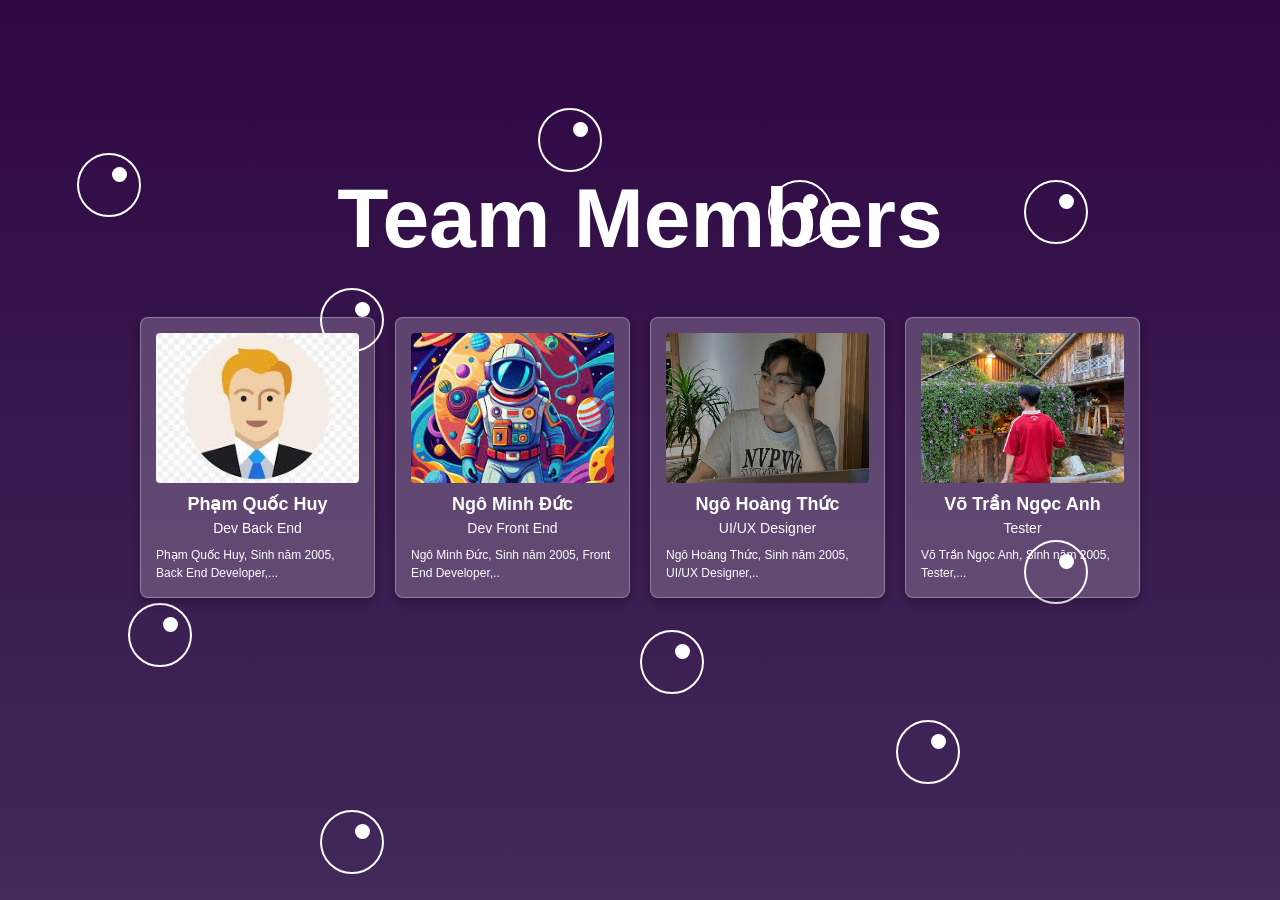
<file: index.html>
<!DOCTYPE html>
<html lang="vi">
  <head>
    <meta charset="UTF-8" />
    <title>Thông tin thành viên</title>
    <link rel="stylesheet" href="css/team_styles.css" />
    <link
      rel="stylesheet"
      href="https://cdnjs.cloudflare.com/ajax/libs/font-awesome/6.4.2/css/all.min.css"
    />
  </head>
  <body>
    <div class="wrapper">
      <div class="box">
        <div><span class="dot"></span></div>
        <div><span class="dot"></span></div>
        <div><span class="dot"></span></div>
        <div><span class="dot"></span></div>
        <div><span class="dot"></span></div>
        <div><span class="dot"></span></div>
        <div><span class="dot"></span></div>
        <div><span class="dot"></span></div>
        <div><span class="dot"></span></div>
        <div><span class="dot"></span></div>
      </div>
      <div class="team-container">
        <div class="header">
          <div class="header-title">Team Members</div>
        </div>
        <div class="team-members-grid">
          <a
            href="../MyTeam/051205015102_PhamQuocHuy/index.html"
            class="member-card"
          >
            <div class="card-image">
              <img src="images/avatar.jpeg" alt="huy" />
            </div>
            <div class="card-title">Phạm Quốc Huy</div>
            <div class="card-subtitle">Dev Back End</div>
            <div class="card-details">
              Phạm Quốc Huy, Sinh năm 2005, Back End Developer,...
            </div>
          </a>
          <a
            href="../MyTeam/051205001661_NgoMinhDuc/html/index.html"
            class="member-card"
          >
            <div class="card-image">
              <img src="images/duc.jpg" alt="duc" />
            </div>
            <div class="card-title">Ngô Minh Đức</div>
            <div class="card-subtitle">Dev Front End</div>
            <div class="card-details">
              Ngô Minh Đức, Sinh năm 2005, Front End Developer,..
            </div>
          </a>
          <a
            href="../MyTeam/051205007264_NgoHoangThuc/GK-051205007264-NgoHoangThuc/code/index.html"
            class="member-card"
          >
            <div class="card-image">
              <img src="images/Avatar.jpg" alt="Member 3" />
            </div>
            <div class="card-title">Ngô Hoàng Thức</div>
            <div class="card-subtitle">UI/UX Designer</div>
            <div class="card-details">
              Ngô Hoàng Thức, Sinh năm 2005, UI/UX Designer,..
            </div>
          </a>
          <a
            href="../MyTeam/049205010492_VoTranNgocAnh/html/index1.html"
            class="member-card"
          >
            <div class="card-image">
              <img src="images/myphoto.jpg" alt="Member 4" />
            </div>
            <div class="card-title">Võ Trần Ngọc Anh</div>
            <div class="card-subtitle">Tester</div>
            <div class="card-details">
              Võ Trần Ngọc Anh, Sinh năm 2005, Tester,...
            </div>
          </a>
        </div>
      </div>
    </div>
  </body>
</html>
</file>
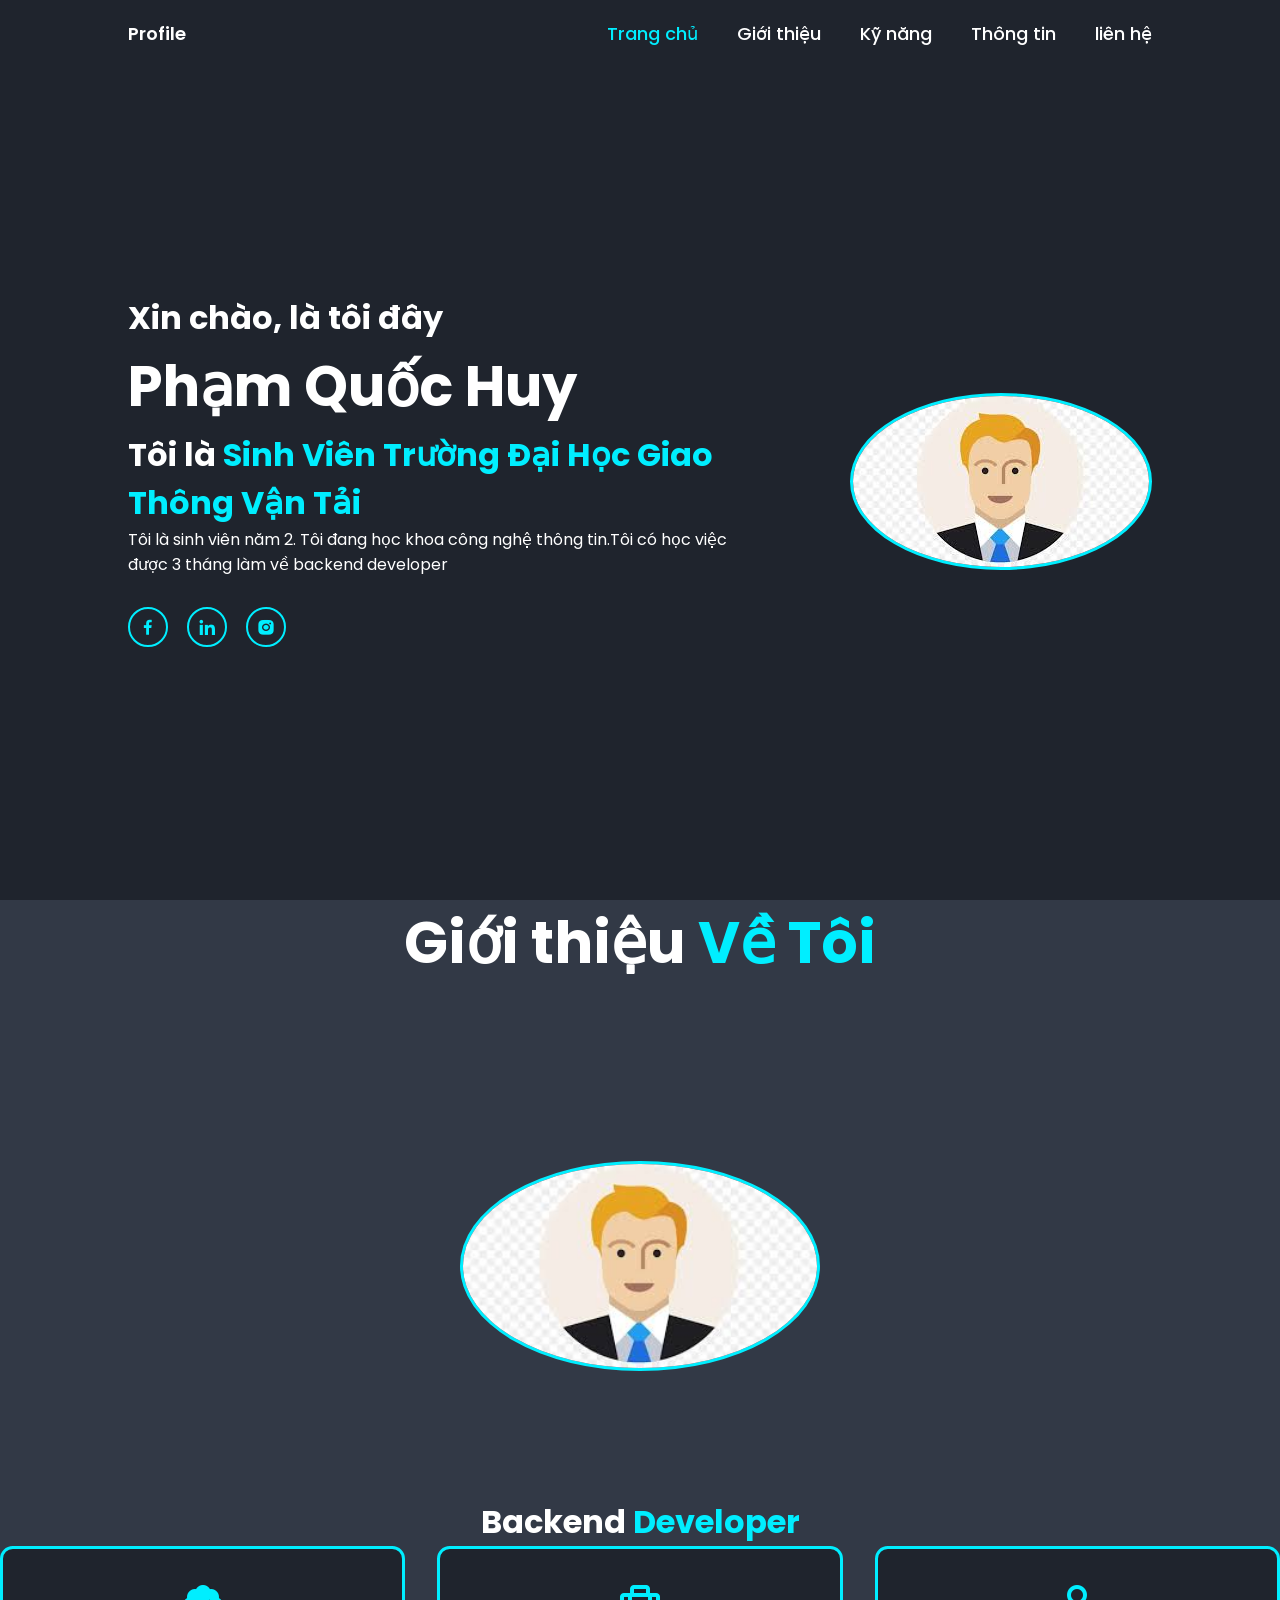
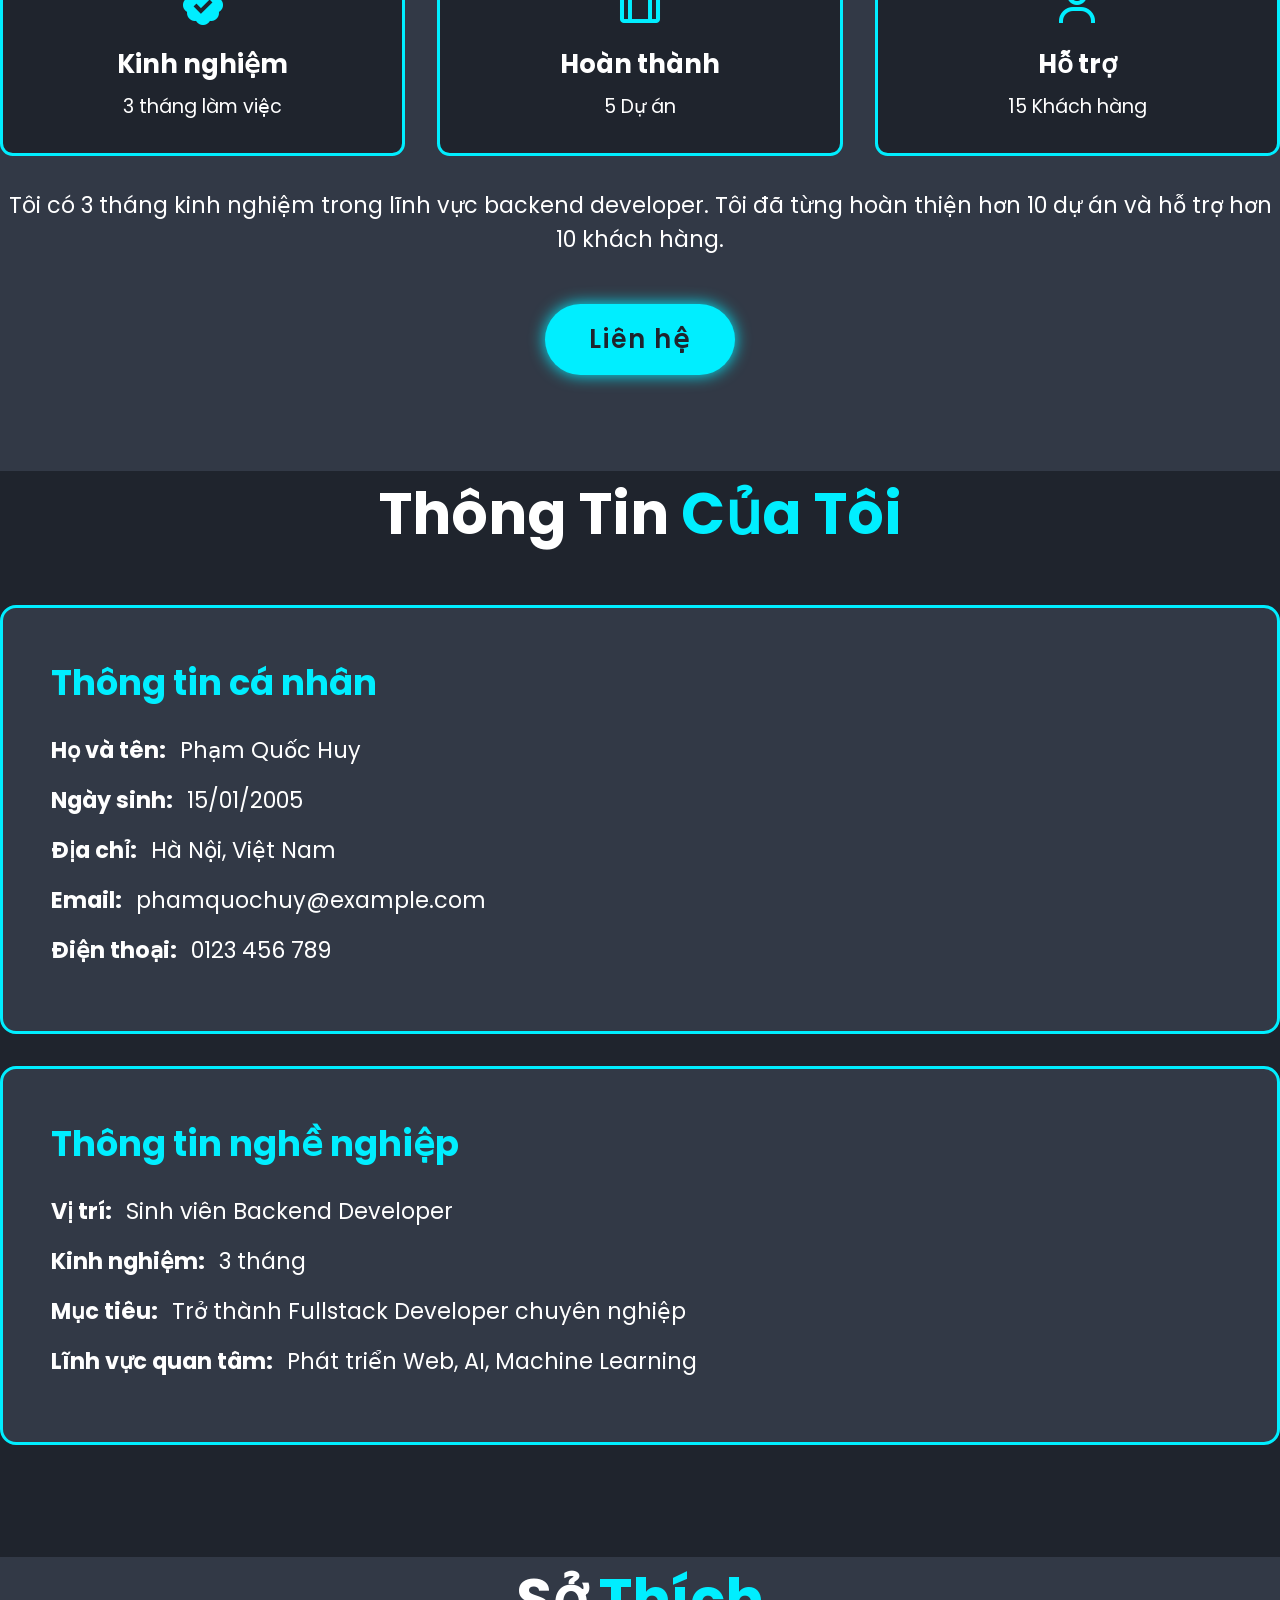
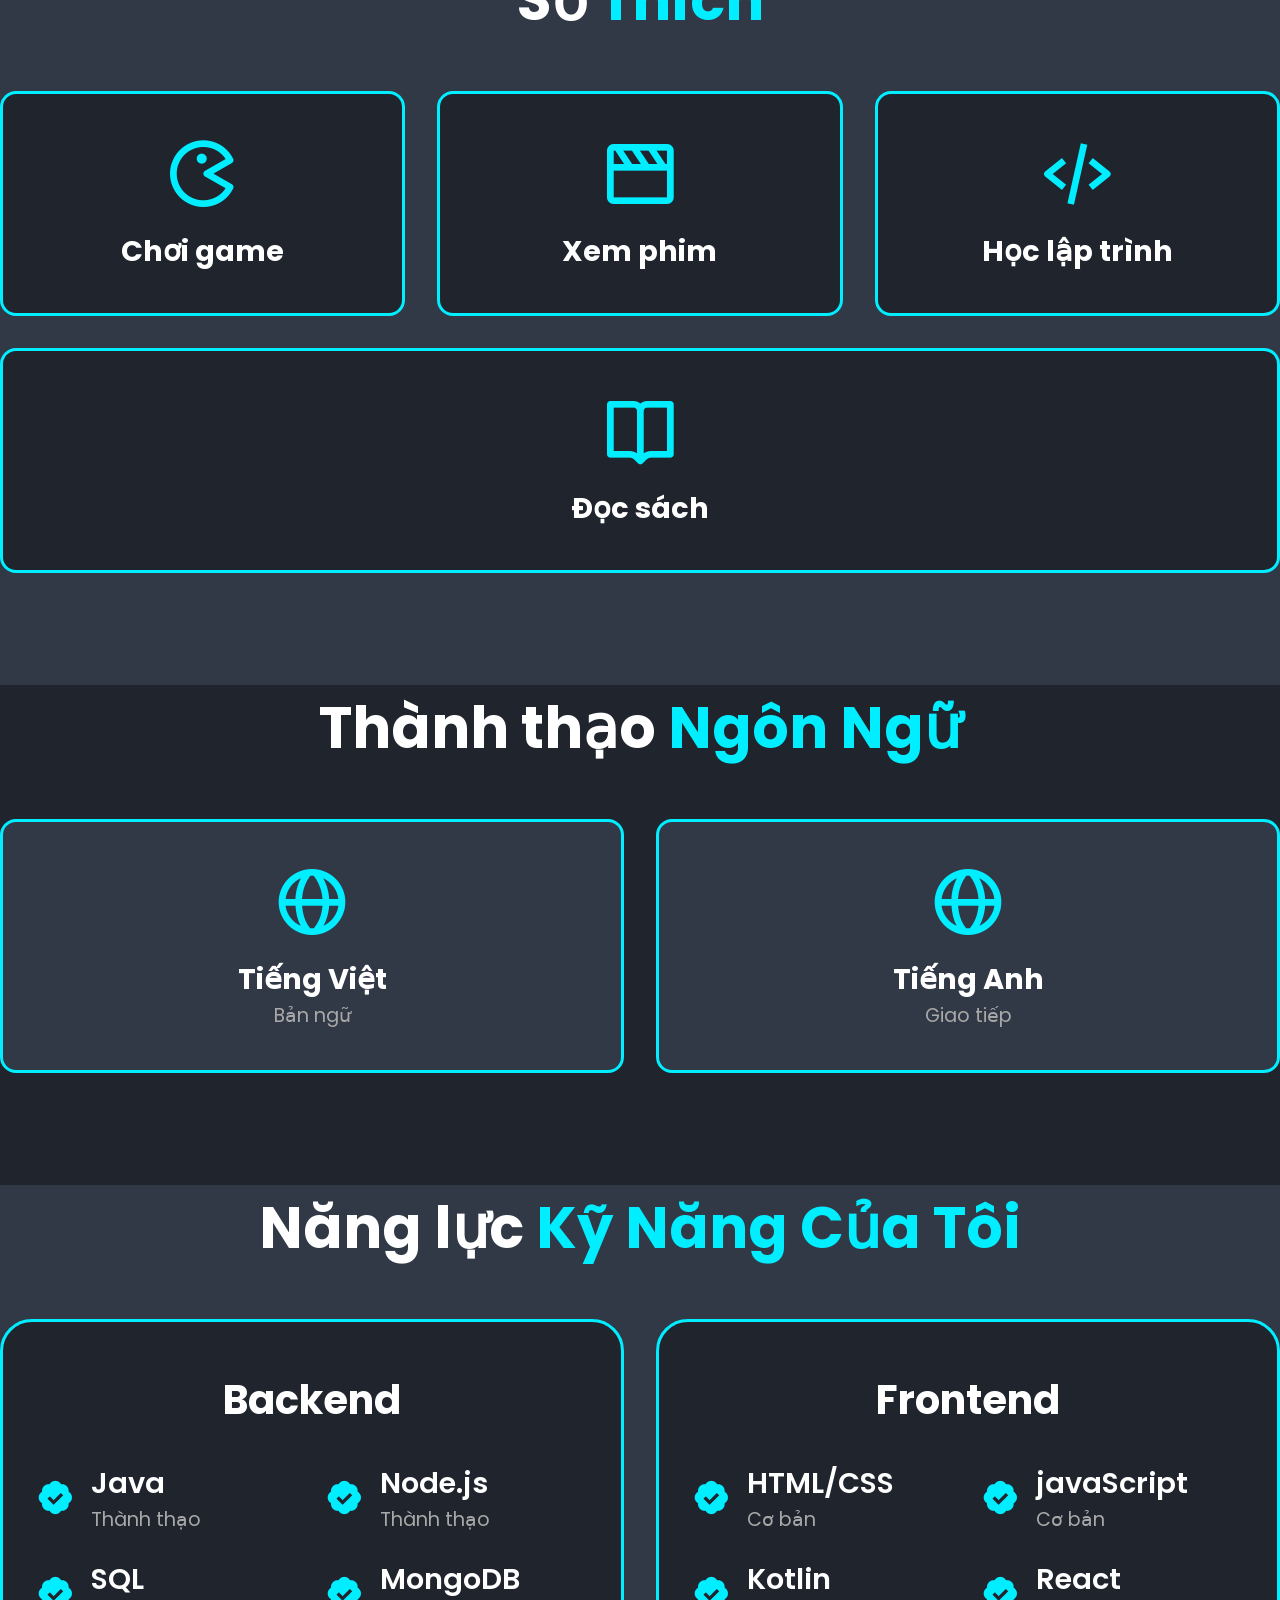
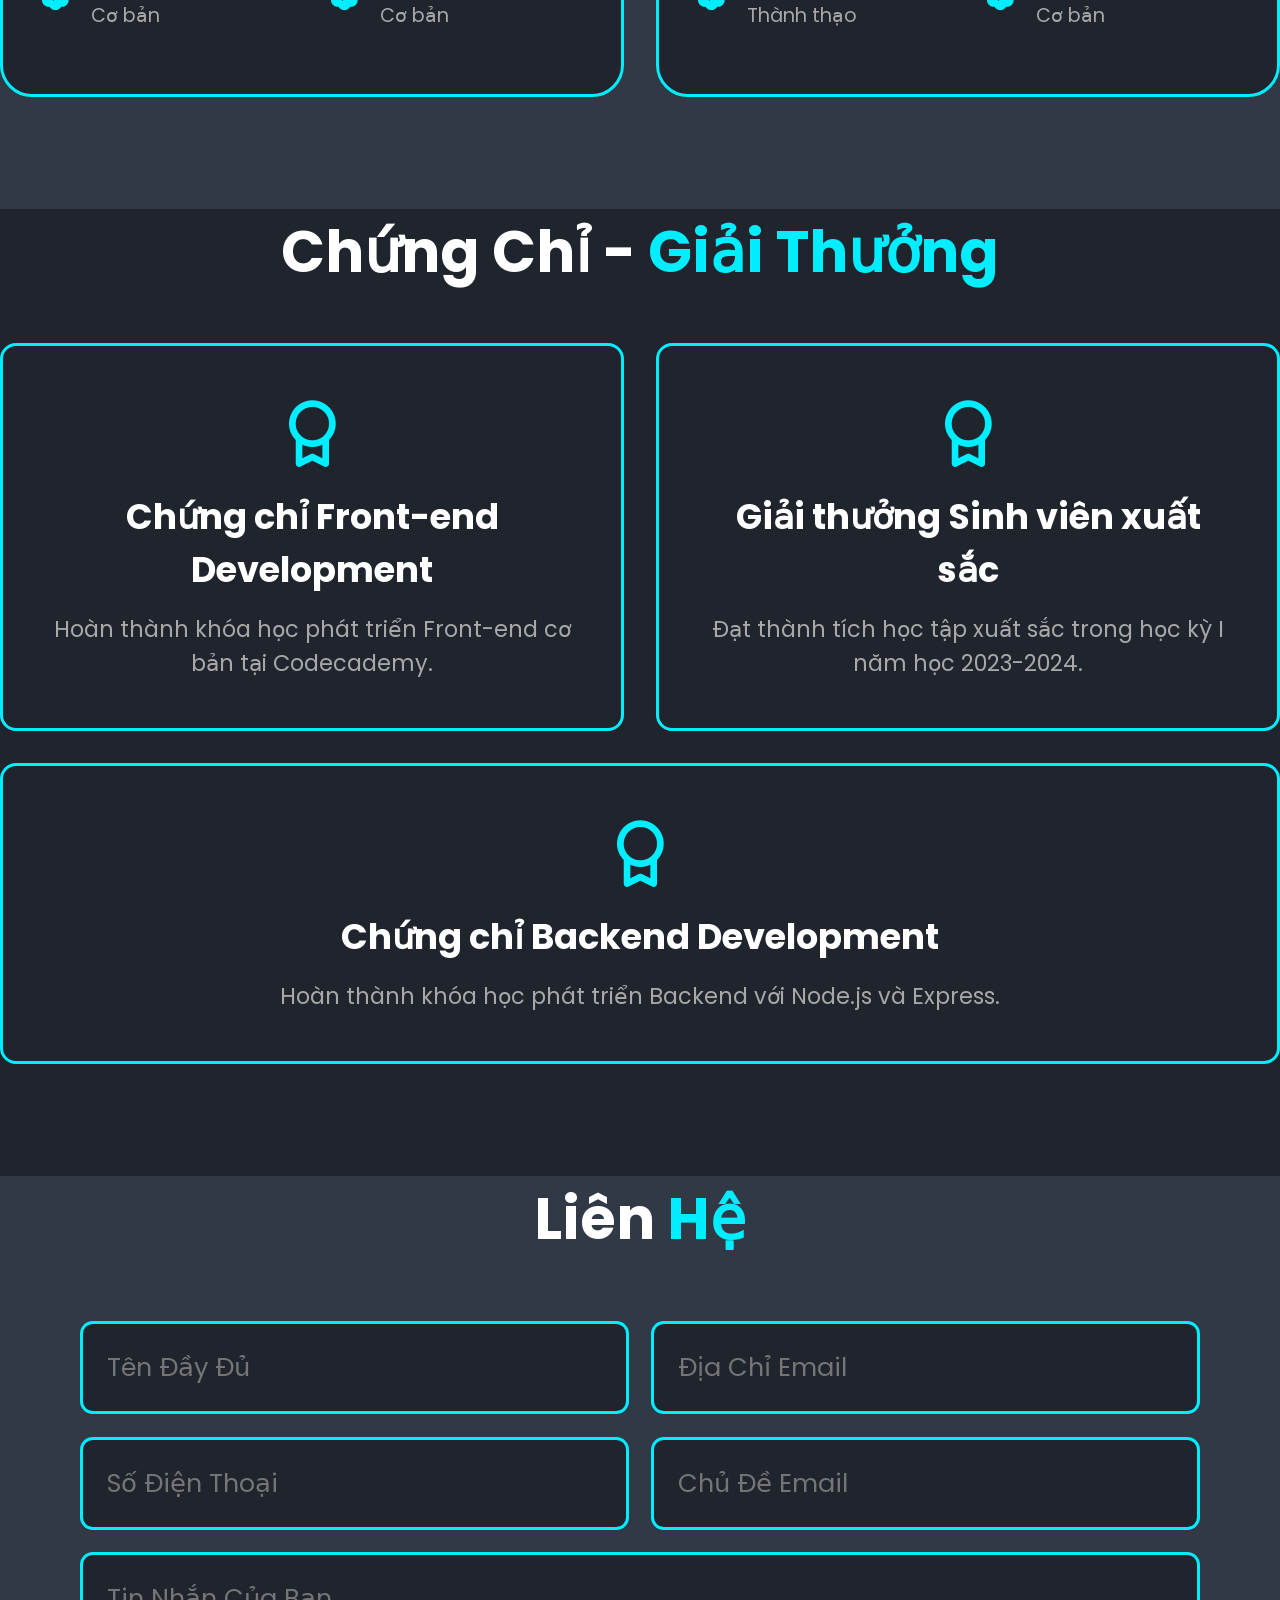
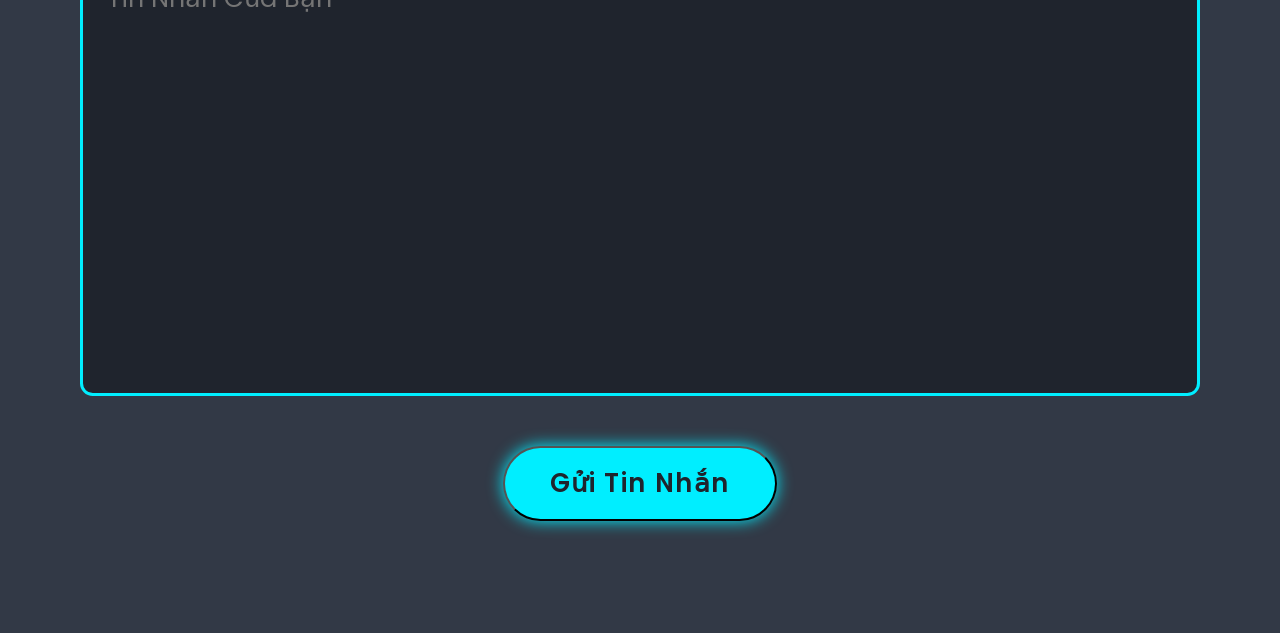
<file: 051205015102_PhamQuocHuy/index.html>
<!DOCTYPE html>
<html lang="en">
  <head>
    <meta charset="UTF-8" />
    <meta name="viewport" content="width=device-width, initial-scale=1.0" />
    <title>Profile</title>
    <link rel="stylesheet" href="../051205015102_PhamQuocHuy/css/styles.css" />
    <link
      href="https://unpkg.com/boxicons@2.1.4/css/boxicons.min.css"
      rel="stylesheet"
    />
  </head>
  <body>
    <header class="header">
      <a href="#" class="logo">Profile</a>

      <nav class="navbar">
        <a href="#home" class="active" style="--i: 1">Trang chủ</a>
        <a href="#about" style="--i: 2">Giới thiệu</a>
        <a href="#skills" style="--i: 3">Kỹ năng</a>
        <a href="#personal-professional-info" style="--i: 2">Thông tin</a>
        <a href="#contact" style="--i: 5">liên hệ</a>
      </nav>
    </header>
    <section class="home">
      <div class="home-content">
        <h3>Xin chào, là tôi đây</h3>
        <h1>Phạm Quốc Huy</h1>
        <h3>Tôi là <span>Sinh Viên Trường Đại Học Giao Thông Vận Tải</span></h3>
        <p>
          Tôi là sinh viên năm 2. Tôi đang học khoa công nghệ thông tin.Tôi có
          học việc được 3 tháng làm về backend developer
        </p>
        <div class="social-meddia">
          <a
            href="https://www.facebook.com/quoc.huy.295318?locale=vi_VN"
            style="--i: 6"
            ><i class="bx bxl-facebook"></i
          ></a>
          <a href="https://github.com/Pham-Quoc-huy" style="--i: 7"
            ><i class="bx bxl-linkedin"></i
          ></a>
          <a href="https://www.instagram.com/caubekhukho05/" style="--i: 8"
            ><i class="bx bxl-instagram-alt"></i
          ></a>
        </div>
      </div>
      <div class="home-images"><img src="../051205015102_PhamQuocHuy/images/avatar.jpeg"></div>
    </section>
    <section class="about" id="about">
      <h2 class="heading">Giới thiệu <span>Về Tôi</span></h2>

      <div class="about-img">
        <img src="../051205015102_PhamQuocHuy/images/avatar.jpeg" alt="" />
      </div>

      <div class="about-content">
        <h3>Backend <span>Developer</span></h3>
        <div class="about-info-box-container">
          <div class="about-info-box">
            <i class="bx bxs-badge-check"></i>
            <h4>Kinh nghiệm</h4>
            <p>3 tháng làm việc</p>
          </div>
          <div class="about-info-box">
            <i class="bx bx-briefcase-alt"></i>
            <h4>Hoàn thành</h4>
            <p>5 Dự án</p>
          </div>
          <div class="about-info-box">
            <i class="bx bx-user"></i>
            <h4>Hỗ trợ</h4>
            <p>15 Khách hàng</p>
          </div>
        </div>
        <p>
          Tôi có 3 tháng kinh nghiệm trong lĩnh vực backend developer. Tôi đã
          từng hoàn thiện hơn 10 dự án và hỗ trợ hơn 10 khách hàng.
        </p>
        <a href="#" class="btn">Liên hệ</a>
      </div>
    </section>
    <section class="personal-professional-info" id="personal-professional-info">
      <h2 class="heading">Thông Tin <span>Của Tôi</span></h2>

      <div class="info-container">
        <div class="personal-info-box">
          <h3>Thông tin cá nhân</h3>
          <ul>
            <li><strong>Họ và tên:</strong> Phạm Quốc Huy</li>
            <li><strong>Ngày sinh:</strong> 15/01/2005</li>
            <li><strong>Địa chỉ:</strong> Hà Nội, Việt Nam</li>
            <li><strong>Email:</strong> phamquochuy@example.com</li>
            <li><strong>Điện thoại:</strong> 0123 456 789</li>
          </ul>
        </div>

        <div class="professional-info-box">
          <h3>Thông tin nghề nghiệp</h3>
          <ul>
            <li><strong>Vị trí:</strong> Sinh viên Backend Developer</li>
            <li><strong>Kinh nghiệm:</strong> 3 tháng</li>
            <li>
              <strong>Mục tiêu:</strong> Trở thành Fullstack Developer chuyên
              nghiệp
            </li>
            <li>
              <strong>Lĩnh vực quan tâm:</strong> Phát triển Web, AI, Machine
              Learning
            </li>
          </ul>
        </div>
      </div>
    </section>
    <section class="hobbies" id="hobbies">
      <h2 class="heading">Sở <span>Thích</span></h2>
      <div class="hobbies-container">
        <div class="hobby-item">
          <i class="bx bx-game"></i>
          <h4>Chơi game</h4>
        </div>
        <div class="hobby-item">
          <i class="bx bx-movie"></i>
          <h4>Xem phim</h4>
        </div>
        <div class="hobby-item">
          <i class="bx bx-code-alt"></i>
          <h4>Học lập trình</h4>
        </div>
        <div class="hobby-item">
          <i class="bx bx-book-open"></i>
          <h4>Đọc sách</h4>
        </div>
      </div>
    </section>
    <section class="languages" id="languages">
      <h2 class="heading">Thành thạo <span>Ngôn Ngữ</span></h2>
      <div class="language-container">
        <div class="language-item">
          <i class="bx bx-globe"></i>
          <h4>Tiếng Việt</h4>
          <p>Bản ngữ</p>
        </div>
        <div class="language-item">
          <i class="bx bx-globe"></i>
          <h4>Tiếng Anh</h4>
          <p>Giao tiếp</p>
        </div>
      </div>
    </section>
    <section class="skills" id="skills">
      <h2 class="heading">Năng lực <span>Kỹ Năng Của Tôi</span></h2>
      <div class="skills-container">
        <div class="skills-box">
          <h3 class="skills-title">Backend</h3>
          <div class="skills-content">
            <div class="skill-item">
              <i class="bx bxs-badge-check"></i>
              <div>
                <h4>Java</h4>
                <p>Thành thạo</p>
              </div>
            </div>

            <div class="skill-item">
              <i class="bx bxs-badge-check"></i>
              <div>
                <h4>Node.js</h4>
                <p>Thành thạo</p>
              </div>
            </div>

            <div class="skill-item">
              <i class="bx bxs-badge-check"></i>
              <div>
                <h4>SQL</h4>
                <p>Cơ bản</p>
              </div>
            </div>

            <div class="skill-item">
              <i class="bx bxs-badge-check"></i>
              <div>
                <h4>MongoDB</h4>
                <p>Cơ bản</p>
              </div>
            </div>
          </div>
        </div>

        <div class="skills-box">
          <h3 class="skills-title">Frontend</h3>
          <div class="skills-content">
            <div class="skill-item">
              <i class="bx bxs-badge-check"></i>
              <div>
                <h4>HTML/CSS</h4>
                <p>Cơ bản</p>
              </div>
            </div>

            <div class="skill-item">
              <i class="bx bxs-badge-check"></i>
              <div>
                <h4>javaScript</h4>
                <p>Cơ bản</p>
              </div>
            </div>

            <div class="skill-item">
              <i class="bx bxs-badge-check"></i>
              <div>
                <h4>Kotlin</h4>
                <p>Thành thạo</p>
              </div>
            </div>

            <div class="skill-item">
              <i class="bx bxs-badge-check"></i>
              <div>
                <h4>React</h4>
                <p>Cơ bản</p>
              </div>
            </div>
          </div>
        </div>
      </div>
    </section>
    <section class="certificates-awards" id="certificates-awards">
      <h2 class="heading">Chứng Chỉ - <span>Giải Thưởng</span></h2>
      <div class="certificates-container">
        <div class="certificate-item">
          <i class="bx bx-award"></i>
          <h4>Chứng chỉ Front-end Development</h4>
          <p>Hoàn thành khóa học phát triển Front-end cơ bản tại Codecademy.</p>
        </div>
        <div class="certificate-item">
          <i class="bx bx-award"></i>
          <h4>Giải thưởng Sinh viên xuất sắc</h4>
          <p>
            Đạt thành tích học tập xuất sắc trong học kỳ I năm học 2023-2024.
          </p>
        </div>
        <div class="certificate-item">
          <i class="bx bx-award"></i>
          <h4>Chứng chỉ Backend Development</h4>
          <p>Hoàn thành khóa học phát triển Backend với Node.js và Express.</p>
        </div>
      </div>
    </section>
    <section class="contact" id="contact">
      <h2 class="heading">Liên <span>Hệ</span></h2>

      <form action="#" id="contactForm">
        <div class="input-box">
          <input type="text" placeholder="Tên Đầy Đủ" />
          <input type="email" placeholder="Địa Chỉ Email" />
        </div>
        <div class="input-box">
          <input type="text" placeholder="Số Điện Thoại" />
          <input type="text" placeholder="Chủ Đề Email" />
        </div>
        <textarea
          name=""
          id=""
          cols="30"
          rows="10"
          placeholder="Tin Nhắn Của Bạn"
        ></textarea>
        <input type="submit" value="Gửi Tin Nhắn" class="btn" />
      </form>
    </section>
    <div id="thankYouMessage" class="thank-you-message">
      <p>Xin cảm ơn đã gửi thư cho tôi!</p>
      <button class="close-btn">Đóng</button>
    </div>
    <script src="../051205015102_PhamQuocHuy/js/script.js"></script>
  </body>
</html>
</file>
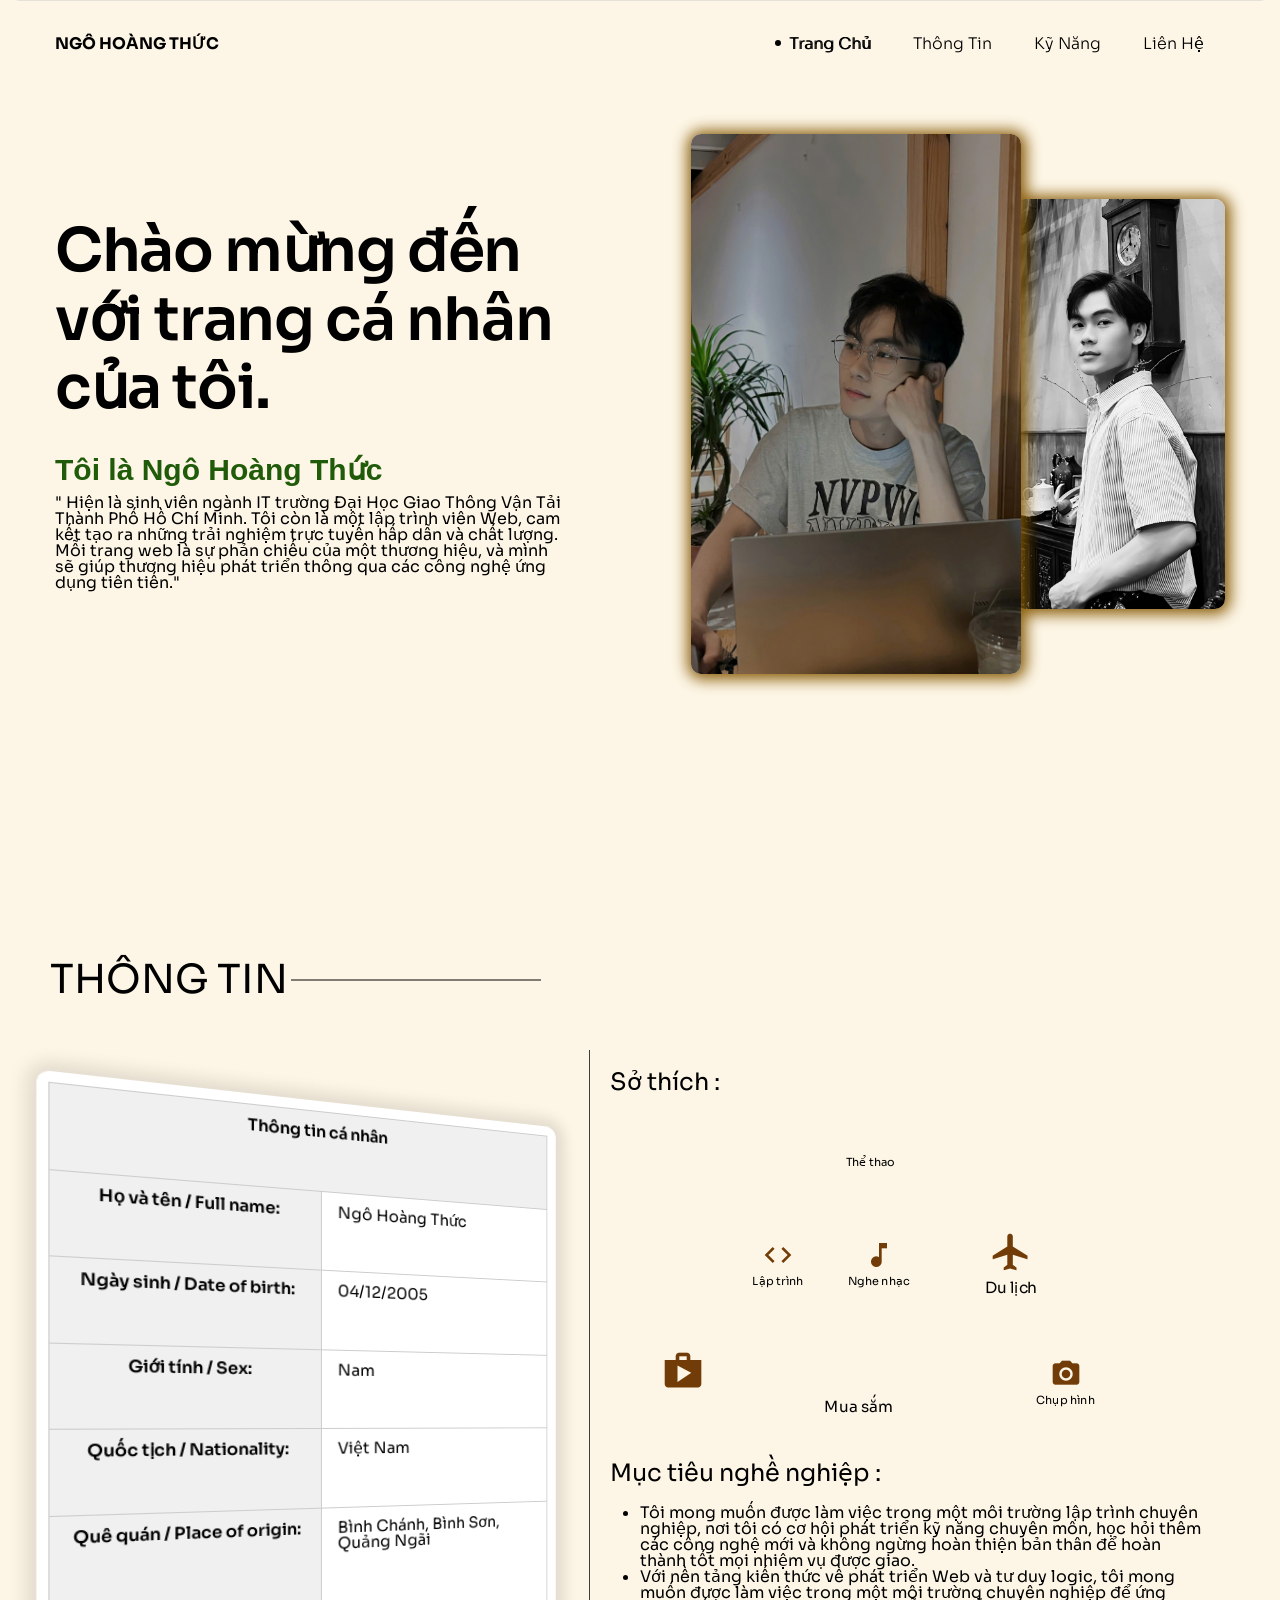
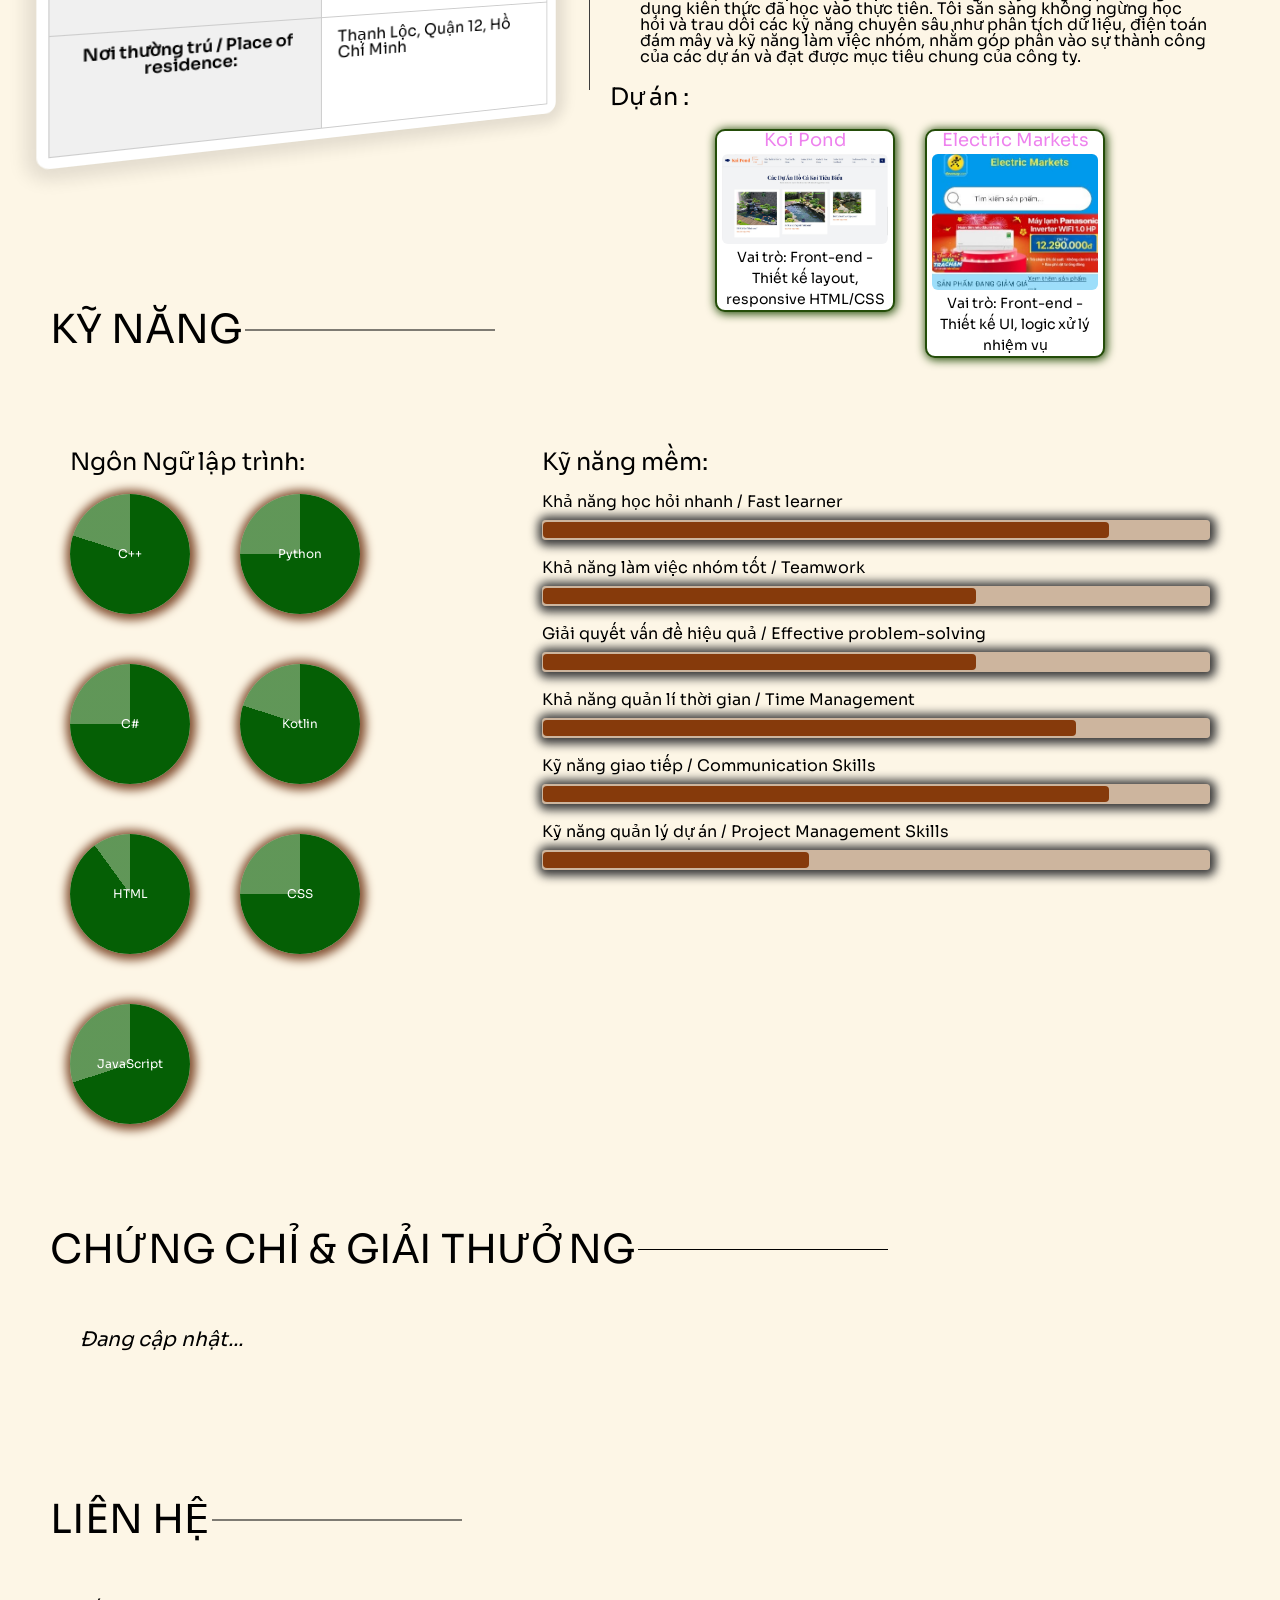
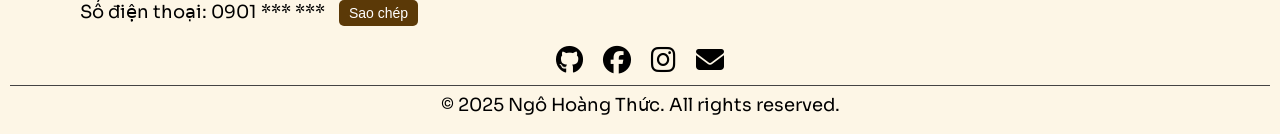
<file: 051205007264_NgoHoangThuc/GK-051205007264-NgoHoangThuc/code/index.html>
<!DOCTYPE html>
<html lang="en">

<head>
    <meta charset="UTF-8">
    <meta name="viewport" content="width=device-width, initial-scale=1.0">
    <link rel="stylesheet" href="https://cdnjs.cloudflare.com/ajax/libs/font-awesome/6.5.0/css/all.min.css">
    <link href="https://fonts.googleapis.com/icon?family=Material+Icons" rel="stylesheet">
    <!-- fonts -->
    <link rel="preconnect" href="https://fonts.googleapis.com">
    <link rel="preconnect" href="https://fonts.gstatic.com" crossorigin>
    <link
        href="https://fonts.googleapis.com/css2?family=Open+Sans:wght@300;400;500;600;700&family=Sora:wght@300;400;500;600;700;800&display=swap"
        rel="stylesheet">
    <!-- reset css -->
    <link rel="stylesheet" href="../css/reset.css">
    <!-- style css -->
    <link rel="stylesheet" href="../css/style.css">
    <!-- responsive -->
    <link rel="stylesheet" href="../css/responsive.css">
    <title>Trang cá nhân</title>
</head>

<body>
    <header id="header2">
    <div class="header-top">
        <!-- logo -->
        <a href="#header" class="textName">NGÔ HOÀNG THỨC</a>
        <!-- nav -->
        <nav class="navbar">
            <ul class="navbar__list">
                <li class="navbar__item">
                    <a href="#header" class="navbar__link navbar__link--active">Trang Chủ</a>
                </li>
                <li class="navbar__item">
                    <a href="#information" class="navbar__link">Thông Tin</a>
                </li>
                <li class="navbar__item">
                    <a href="#skill" class="navbar__link">Kỹ Năng</a>
                </li>
               
                <li class="navbar__item">
                    <a href="#contact" class="navbar__link">Liên Hệ</a>
                </li>
            </ul>
        </nav>
    </div>
    </header>
    <!-- header -->
    <header class="header" id="header">
        <div class="container">
            <div class="header-top">
                <!-- logo -->
                <a href="#header" class="textName">NGÔ HOÀNG THỨC</a>
                <!-- nav -->
                <nav class="navbar">
                    <ul class="navbar__list" id="navbar__list--pc">
                        <li class="navbar__item">
                            <a href="#header" class="navbar__link navbar__link--active">Trang Chủ</a>
                        </li>
                        <li class="navbar__item">
                            <a href="#information" class="navbar__link">Thông Tin</a>
                        </li>
                        <li class="navbar__item">
                            <a href="#skill" class="navbar__link">Kỹ Năng</a>
                        </li>
                        
                        <li class="navbar__item">
                            <a href="#contact" class="navbar__link">Liên Hệ</a>
                        </li>
                    </ul>
                </nav>
                <!-- cta action -->
                <!-- <div class="header__action">
                    <button id="darkModeToggle" class="dark-mode-toggle" title="Chế độ sáng/tối">
                        <i class="fas fa-moon"></i>
                    </button>
                </div> -->

            </div>
        

            <!-- hero -->
            <section class="hero">
                <!-- hero left -->
                <section class="hero__content">
                    <h1 class="hero__heading">Chào mừng đến với trang cá nhân của tôi.</h1>
                    <p class="hero__desc">Tôi là Ngô Hoàng Thức</p>
                    <p><em>
                        " Hiện là sinh viên ngành IT trường Đại Học Giao Thông Vận Tải Thành Phố Hồ Chí Minh. 
                        Tôi còn là một lập trình viên Web, cam kết tạo ra những trải nghiệm trực tuyến hấp dẫn và chất lượng. 
                        Mỗi trang web là sự phản chiếu của một thương hiệu, và mình sẽ giúp thương hiệu phát triển thông qua các công nghệ ứng dụng tiên tiến."
                    </em></p>
                </section>

                <!-- hero right -->
                <div class="hero__media">
                    <figure class="hero__images">
                        <img src="../images/Avatar.jpg" alt="Exceptional dental care for all ages."
                            class="hero__img hero__img-large active">
                        <img src="../images/Avatar2.jpg" alt="Exceptional dental care for all ages."
                            class="hero__img hero__img-small">
                    </figure>
                </div>
            </section>
        </div>
    </header>

   

    <!-- Section2: Thông tin -->
    <section class="section2" id="information">
        <div class="title">
            <h2>THÔNG TIN</h2>
        </div>
        <div class="section2-container">
            <div class="section2-table">
                <table>
                    <tr>
                        <th colspan="2">Thông tin cá nhân</th>
                    </tr>
                    <tr>
                        <th>Họ và tên / Full name:</th>
                        <td> Ngô Hoàng Thức</td>
                    </tr>
                    <tr>
                        <th>Ngày sinh / Date of birth:</th>
                        <td> 04/12/2005</td>
                    </tr>
                    <tr>
                        <th>Giới tính / Sex:</th>
                        <td> Nam</td>
                    </tr>
                    <tr>
                        <th>Quốc tịch / Nationality:</th>
                        <td> Việt Nam</td>
                    </tr>
                    <tr>
                        <th>Quê quán / Place of origin:</th>
                        <td> Bình Chánh, Bình Sơn, Quảng Ngãi</td>
                    </tr>
                    <tr>
                        <th>Nơi thường trú / Place of residence:</th>
                        <td> Thạnh Lộc, Quận 12, Hồ Chí Minh</td>
                    </tr>
                </table>
            </div>
            <div class="section2-aside">
                <div class="section2-aside_items">
                    <div class="section-text"> Sở thích :</div>
                    <div class="section2-hobby">
                        <div class="hobby-item">
                            <span class="material-icons">sports_soccer</span>
                            <p>Thể thao</p>
                        </div>
                        <div class="hobby-item">
                            <span class="material-icons">code</span>
                            <p>Lập trình</p>
                        </div>
                        <div class="hobby-item">
                            <span class="material-icons">music_note</span>
                            <p>Nghe nhạc</p>
                        </div>
                        <div class="hobby-item">
                            <span class="material-icons">flight</span>
                            <p>Du lịch</p>
                        </div>
                        <div class="hobby-item">
                            <span class="material-icons">shopping_bag</span>
                            <p>Mua sắm</p>
                        </div>
                        <div class="hobby-item">
                            <span class="material-icons">photo_camera</span>
                            <p>Chụp hình</p>
                        </div>
                    </div>
                </div>
                <div class="section2-aside_items">
                    <div class="section-text"> Mục tiêu nghề nghiệp :</div>
                    <ul>
                        <li>Tôi mong muốn được làm việc trong một môi trường lập trình chuyên nghiệp, nơi tôi có cơ hội phát triển kỹ năng chuyên môn, học hỏi thêm các công nghệ mới và không ngừng hoàn thiện bản thân để hoàn thành tốt mọi nhiệm vụ được giao.</li>
                        <li>
                            Với nền tảng kiến thức về phát triển Web và tư duy logic, 
                            tôi mong muốn được làm việc trong một môi trường chuyên nghiệp để ứng dụng kiến thức đã học vào thực tiễn. 
                            Tôi sẵn sàng không ngừng học hỏi và trau dồi các kỹ năng chuyên sâu như  phân tích dữ liệu, 
                            điện toán đám mây và kỹ năng làm việc nhóm, nhằm góp phần vào sự thành công của các dự án và đạt được mục tiêu chung của công ty.
                        </li>
                    </ul>
                </div>
                
                <div class="section2-aside_items">
                    <div class="section-text"> Dự án :</div>
                    <div class="projects">
                        <div class="project-item">
                            <h4>Koi Pond</h4>
                            <img src="../images/koiPond.jpg" alt="Koi Pond Website">
                            <p>Vai trò: Front-end - Thiết kế layout, responsive HTML/CSS</p>
                        </div>

                        <div class="project-item">
                            <h4>Electric Markets</h4>
                            <img src="../images/electricMarkets.jpg" alt="Electric Markets">
                            <p>Vai trò: Front-end - Thiết kế UI, logic xử lý nhiệm vụ</p>
                        </div>
                    </div>
                
                </div>
            </div>
        </div>
    
    </section>


    <!-- SECTION 3: kỹ năng -->
    <section  class="section3" id="skill">
        <div class="title">
            <h2>KỸ NĂNG</h2>
        </div>
        <div class="section3-container">
            <div class="section3-languages">
                <div class="section-text">Ngôn Ngữ lập trình:</div>
                    <div class="languages">
                        <div class="circle" style="--percent: 80;">C++</div>
                        <div class="circle" style="--percent: 75;">Python</div>
                        <div class="circle" style="--percent: 75;">C#</div>
                        <div class="circle" style="--percent: 80;">Kotlin</div>
                        <div class="circle" style="--percent: 90;">HTML</div>
                        <div class="circle" style="--percent: 75;">CSS</div>
                        <div class="circle" style="--percent: 70;">JavaScript</div>
                    </div>
            </div>
            <div class="section3-skills">

                <div class="section-text">Kỹ năng mềm:</div>
                <div class="skills">
                    <p>Khả năng học hỏi nhanh / Fast learner</p>
                    <div class="progress-bar">
                        <div class="progress" style="width: 85%;"></div>
                    </div>
                </div>

                <div class="skills">
                    <p>Khả năng làm việc nhóm tốt / Teamwork</p>
                    <div class="progress-bar">
                        <div class="progress" style="width: 65%;"></div>
                    </div>
                </div>

                <div class="skills">
                    <p>Giải quyết vấn đề hiệu quả / Effective problem-solving</p>
                    <div class="progress-bar">
                        <div class="progress" style="width: 65%;"></div>
                    </div>
                </div>

                <div class="skills">
                    <p>Khả năng quản lí thời gian / Time Management</p>
                    <div class="progress-bar">
                        <div class="progress" style="width: 80%;"></div>
                    </div>
                </div>

                <div class="skills">
                    <p> Kỹ năng giao tiếp / Communication Skills</p>
                    <div class="progress-bar">
                        <div class="progress" style="width: 85%;"></div>
                    </div>
                </div>
                <div class="skills">
                    <p>Kỹ năng quản lý dự án / Project Management Skills</p>
                    <div class="progress-bar">
                        <div class="progress" style="width: 40%;"></div>
                    </div>
                </div>
                
            </div>
        </div>
    </section>


    <!-- SECTION 4: Certificates -->
    <section class="section4" id="certificates">
        <div>
            <h2> CHỨNG CHỈ & GIẢI THƯỞNG</h2>
        </div>
        
        <p class="updating">Đang cập nhật...</p>
    </section>


    <!-- SECTION 5: Contact -->
    <section id="contact" class="section5">
        <div class="title">
            <h2>LIÊN HỆ</h2>
        </div>
        <div class="phone-number">
             Số điện thoại: <span id="maskedPhone">0901 *** ***</span>
            <button onclick="copyPhone()" class="copy-btn"> Sao chép</button>
        </div>
        <div class="social-icons">
            <a href="https://github.com/HoangThuc12" target="_blank" title="GitHub"><i class="fab fa-github"></i></a>
            <a href="https://www.facebook.com/hthuc961" target="_blank" title="Facebook"><i class="fab fa-facebook"></i></a>
            <a href="https://www.instagram.com/_hthuc12/" target="_blank" title="Instagram"><i class="fab fa-instagram"></i></a>
            <a href="mailto:hthuc961@gmail.com" title="Email"><i class="fas fa-envelope"></i></a>
        </div>
    </section>
    <footer class="site-footer">
        <p>&copy; 2025 Ngô Hoàng Thức. All rights reserved.</p>
    </footer>



  <script src="../script/script.js"></script>
</body>
</html>
</file>
<file: css/team_styles.css>
* {
  margin: 0;
  padding: 0;
}
body {
  font-family: Arial, sans-serif;
  color: #000000; /* Default text color, will be overridden by white on dark elements */
}

.wrapper {
  position: absolute;
  width: 100%;
  height: 100%;
  overflow: hidden;
  background: linear-gradient(
    to top,
    #41295a,
    #2f0743
  ); /* Dark purple gradient */
}

.box div {
  height: 60px;
  width: 60px;
  border: 2px solid #fff;
  border-radius: 50px;
  position: absolute;
  top: 10%;
  left: 10%;
  animation: 4s linear infinite;
}

.box div .dot {
  height: 15px;
  width: 15px;
  border-radius: 50px;
  background: #fff;
  position: absolute;
  top: 20%;
  right: 20%;
}

.box div:nth-child(1) {
  top: 12%;
  left: 42%;
  animation: animate 10s linear infinite;
}
.box div:nth-child(2) {
  top: 70%;
  left: 50%;
  animation: animate 7s linear infinite;
}
.box div:nth-child(3) {
  top: 17%;
  left: 6%;
  animation: animate 9s linear infinite;
}
.box div:nth-child(4) {
  top: 20%;
  left: 60%;
  animation: animate 10s linear infinite;
}
.box div:nth-child(5) {
  top: 67%;
  left: 10%;
  animation: animate 6s linear infinite;
}
.box div:nth-child(6) {
  top: 80%;
  left: 70%;
  animation: animate 12s linear infinite;
}
.box div:nth-child(7) {
  top: 60%;
  left: 80%;
  animation: animate 15s linear infinite;
}
.box div:nth-child(8) {
  top: 32%;
  left: 25%;
  animation: animate 16s linear infinite;
}
.box div:nth-child(9) {
  top: 90%;
  left: 25%;
  animation: animate 9s linear infinite;
}
.box div:nth-child(10) {
  top: 20%;
  left: 80%;
  animation: animate 5s linear infinite;
}

@keyframes animate {
  0% {
    transform: scale(0) translateY(0) rotate(0);
    opacity: 1;
  }
  100% {
    transform: scale(1.3) translateY(-80px) rotate(360deg);
    opacity: 0;
  }
}

.team-container {
  max-width: 1200px;
  margin: 0 auto;
  position: relative; 
  z-index: 10; 
}

.header {
  display: flex;
  justify-content: center; 
  align-items: center;
  margin-bottom: 20px;
  margin-top: 50px; 
}

.header-title {
  font-size: 84px; 
  font-weight: bold;
  color: #fff; 
  font-family: "Protest Revolution", sans-serif; 
  text-align: center; 
  padding-top: 10%;
}

.team-members-grid {
  display: grid;
  grid-template-columns: repeat(auto-fill, minmax(200px, 1fr));
  gap: 20px;
  max-width: 1000px; 
  margin: 0 auto; 
  margin-top: 50px; 
  align-items: center;
}

.member-card {
  text-decoration: none; 
  color: inherit; 
  background-color: rgba(255, 255, 255, 0.2); 
  border-radius: 8px;
  padding: 15px;
  text-align: center;
  box-shadow: 0 4px 8px rgba(0, 0, 0, 0.3);
  transition: transform 0.2s;
  display: block; 
  border: 1px solid rgba(255, 255, 255, 0.3); 
}

.member-card:hover {
  transform: translateY(-5px);
}

.card-image {
  width: 100%;
  height: 150px; 
  overflow: hidden;
  border-radius: 4px;
  margin-bottom: 10px;
}

.card-image img {
  width: 100%;
  height: 100%;
  object-fit: cover; 
}

.card-title {
  font-size: 18px;
  font-weight: bold;
  color: #fff; 
  margin-bottom: 5px;
}

.card-subtitle {
  font-size: 14px;
  color: #fff; 
  margin-bottom: 10px;
  display: block;
}

.card-details {
  font-size: 12px;
  color: #fff; 
  line-height: 1.5;
  text-align: left;
  display: block;
}
</file>
<file: 051205015102_PhamQuocHuy/css/styles.css>
@import url("https://fonts.googleapis.com/css2?family=Poppins");

* {
  margin: 0;
  padding: 0;
  box-sizing: border-box;
  font-family: "Poppins", sans-serif;
}
body {
  background-color: #1f242d;
  color: #fff;
}

.header {
  position: fixed;
  top: 0;
  left: 0;
  width: 100%;
  padding: 20px 10%;
  background: transparent;
  display: flex;
  align-items: center;
  z-index: 100;
  justify-content: space-between;
}
.logo {
  font-size: 18px;
  color: #fff;
  text-decoration: none;
  font-weight: 600;
  cursor: default;
  opacity: 0;
  animation: slideRight 1s ease forwards;
}
.navbar a {
  display: inline-block;
  font-size: 18px;
  color: #fff;
  text-decoration: none;
  font-weight: 500;
  margin-left: 35px;
  opacity: 0;
  animation: slideTop 0.5s ease forwards;
  animation-delay: calc(0.2s * var(--i));
}
.navbar a:hover,
.navbar a.active {
  color: #0ef;
}
.home {
  position: relative;
  width: 100%;
  height: 100vh;
  display: flex;
  justify-content: space-between;
  align-items: center;
  padding: 70px 10% 0;
}
.home-content {
  max-width: 600px;
}
.home-content h3 {
  font-size: 32px;
  font-weight: 700;
  opacity: 0;
  animation: slideBottom 1s ease forwards;
  animation-delay: 0.7s;
}
.home-content h3:nth-of-type {
  margin-bottom: 30px;
  opacity: 0;
  animation: slideTop 1s ease forwards;
  animation-delay: 0.7s;
}
.home-content h3 span {
  color: #0ef;
}
.home-content h1 {
  font-size: 56px;
  font-weight: 700;
  margin: 2px 0;
  opacity: 0;
  animation: slideRight 1s ease forwards;
  animation-delay: 0.7s;
}
.home-content p {
  font-size: 16;
  opacity: 0;
  animation: slideLeft 1s ease forwards;
  animation-delay: 1s;
}
.home-images img {
  max-width: 450px;
  border-radius: 50%;
  border: 0.2rem solid #0ef;
  opacity: 0;
  animation: zoomIn 1s ease forwards;
  animation-delay: 2s;
}
.social-meddia a {
  display: inline-flex;
  justify-content: center;
  align-items: center;
  width: 40px;
  height: 40px;
  background: transparent;
  border: 2px solid#0ef;
  border-radius: 50%;
  font-size: 20px;
  color: #0ef;
  text-decoration: none;
  margin: 30px 15px 30px 0;
  transition: 0.5s ease;
  opacity: 0;
  animation: slideLeft 1s ease forwards;
  animation-delay: calc(0.2s * var(--i));
}
.social-meddia a:hover {
  background: #0ef;
  color: #1f242d;
  box-shadow: 0 0 #0ef;
}
@keyframes slideRight {
  0% {
    transform: translateX(-100px);
    opacity: 0;
  }
  100% {
    transform: translateX(0);
    opacity: 1;
  }
}
@keyframes slideTop {
  0% {
    transform: translateY(100px);
    opacity: 0;
  }
  100% {
    transform: translateX(0);
    opacity: 1;
  }
}
@keyframes slideBottom {
  0% {
    transform: translateY(-100px);
    opacity: 0;
  }
  100% {
    transform: translateX(0);
    opacity: 1;
  }
}
@keyframes slideLeft {
  0% {
    transform: translateX(100px);
    opacity: 0;
  }
  100% {
    transform: translateX(0);
    opacity: 1;
  }
}
@keyframes zoomIn {
  0% {
    transform: scale(0);
    opacity: 0;
  }
  100% {
    transform: scale(1);
    opacity: 1;
  }
}

.about {
  display: flex;
  justify-content: center;
  align-items: center;
  flex-direction: column;
  gap: 2rem;
  background: #323946;
  padding-bottom: 6rem;
}

.heading {
  font-size: 3.6rem;
  margin-bottom: 3rem;
  text-align: center;
  opacity: 0;
  animation: slideRight 1s ease forwards;
}

.heading span {
  color: #0ef;
}

.about-img {
  position: relative;
  width: 25rem;
  height: 25rem;
  border-radius: 50%;
  display: flex;
  justify-content: center;
  align-items: center;
}

.about-img img {
  width: 90%;
  border-radius: 50%;
  border: 0.2rem solid #0ef;
  opacity: 0;
  animation: zoomIn 1s ease forwards;
  animation-delay: 2s;
}

.about-content {
  text-align: center;
}

.about-content h3 {
  font-size: 2rem;
}

.about-content h3:nth-of-type {
  margin-bottom: 30px;
  opacity: 0;
  animation: slideTop 1s ease forwards;
  animation-delay: 0.7s;
}

.about-content h3 span {
  color: #0ef;
}

.about-content h1 {
  font-size: 56px;
  font-weight: 700;
  margin: 2px 0;
  opacity: 0;
  animation: slideRight 1s ease forwards;
  animation-delay: 0.7s;
}

.about-content p {
  font-size: 1.4rem;
  margin: 2rem 0 3rem;
  opacity: 0;
  animation: slideLeft 1s ease forwards;
  animation-delay: 1s;
}

.home-images img {
  max-width: 450px;
  border-radius: 50%;
  border: 0.2rem solid #0ef;
  opacity: 0;
  animation: zoomIn 1s ease forwards;
  animation-delay: 2s;
}

.social-meddia a {
  display: inline-flex;
  justify-content: center;
  align-items: center;
  width: 40px;
  height: 40px;
  background: transparent;
  border: 2px solid#0ef;
  border-radius: 50%;
  font-size: 20px;
  color: #0ef;
  text-decoration: none;
  margin: 30px 15px 30px 0;
  transition: 0.5s ease;
  opacity: 0;
  animation: slideLeft 1s ease forwards;
  animation-delay: calc(0.2s * var(--i));
}

.social-meddia a:hover {
  background: #0ef;
  color: #1f242d;
  box-shadow: 0 0 #0ef;
}

@keyframes slideRight {
  0% {
    transform: translateX(-100px);
    opacity: 0;
  }
  100% {
    transform: translateX(0);
    opacity: 1;
  }
}

@keyframes slideTop {
  0% {
    transform: translateY(100px);
    opacity: 0;
  }
  100% {
    transform: translateX(0);
    opacity: 1;
  }
}

@keyframes slideBottom {
  0% {
    transform: translateY(-100px);
    opacity: 0;
  }
  100% {
    transform: translateX(0);
    opacity: 1;
  }
}

@keyframes slideLeft {
  0% {
    transform: translateX(100px);
    opacity: 0;
  }
  100% {
    transform: translateX(0);
    opacity: 1;
  }
}

@keyframes zoomIn {
  0% {
    transform: scale(0);
    opacity: 0;
  }
  100% {
    transform: scale(1);
    opacity: 1;
  }
}

.about-info-box-container {
  display: flex;
  justify-content: center;
  flex-wrap: wrap;
  gap: 2rem;
  margin-bottom: 2rem;
}

.about-info-box {
  background: #1f242d;
  padding: 2rem;
  border-radius: 0.8rem;
  text-align: center;
  border: 0.2rem solid #0ef;
  flex: 1 1 15rem;
  animation: slideTop 1s ease forwards;
  animation-delay: 0.7s;
  transition: 0.5s ease;
}

.about-info-box:hover {
  background: #0ef;
  color: #1f242d;
  box-shadow: 0 0 1rem #0ef;
}

.about-info-box:hover i,
.about-info-box:hover h4,
.about-info-box:hover p {
  color: #1f242d;
}

.about-info-box i {
  font-size: 3rem;
  color: #0ef;
  margin-bottom: 1rem;
}

.about-info-box h4 {
  font-size: 1.6rem;
  margin-bottom: 0.5rem;
  opacity: 0;
  animation: slideLeft 1s ease forwards;
  animation-delay: 1s;
}

.about-info-box p {
  font-size: 1.2rem;
  margin: 0;
  opacity: 0;
  animation: slideLeft 1s ease forwards;
  animation-delay: 1s;
}

.btn {
  display: inline-block;
  padding: 1rem 2.8rem;
  background: #0ef;
  border-radius: 4rem;
  box-shadow: 0 0 1rem #0ef;
  font-size: 1.6rem;
  color: #1f242d;
  letter-spacing: 0.1rem;
  font-weight: 600;
  transition: 0.5s ease;
  text-decoration: none;
}

.btn:hover {
  box-shadow: none;
}

.skills {
  min-height: auto;
  padding-bottom: 7rem;
  background: #323946;
}

.skills .skills-container {
  display: flex;
  justify-content: center;
  align-items: center;
  flex-wrap: wrap;
  gap: 2rem;
}

.skills-container .skills-box {
  flex: 1 1 30rem;
  background: #1f242d;
  padding: 3rem 2rem 4rem;
  border-radius: 2rem;
  text-align: center;
  border: 0.2rem solid #0ef;
  transition: 0.5s ease;
}

.skills-container .skills-box:hover {
  background: #0ef;
  color: #1f242d;
  box-shadow: 0 0 1rem #0ef;
  transform: scale(1.02);
}

.skills-container .skills-box:hover h3,
.skills-container .skills-box:hover h4,
.skills-container .skills-box:hover p,
.skills-container .skills-box:hover i {
  color: #1f242d;
}

.skills-box .skills-title {
  font-size: 2.5rem;
}

.skills-box .skills-content {
  display: flex;
  justify-content: center;
  flex-wrap: wrap;
  gap: 1.5rem;
  margin-top: 2rem;
}

.skills-box .skills-content .skill-item {
  display: flex;
  align-items: center;
  gap: 1rem;
  text-align: left;
  flex-basis: calc(50% - 0.75rem);
  opacity: 0;
  animation: slideBottom 1s ease forwards;
  animation-delay: calc(0.2s * var(--i));
}

.skills-box .skills-content .skill-item i {
  font-size: 2.5rem;
  color: #0ef;
}

.skills-box .skills-content .skill-item h4 {
  font-size: 1.8rem;
  font-weight: 600;
}

.skills-box .skills-content .skill-item p {
  font-size: 1.2rem;
  color: #a8a8a8;
}

.portfolio {
  background: #1f242d;
  padding-bottom: 10rem;
}

.portfolio h2 {
  margin-bottom: 5rem;
}

.portfolio-container {
  display: grid;
  grid-template-columns: repeat(auto-fit, minmax(30rem, 1fr));
  gap: 2.5rem;
}

.portfolio-container .portfolio-box {
  position: relative;
  border-radius: 2rem;
  box-shadow: 0 0 1rem rgba(0, 0, 0, 0.1);
  overflow: hidden;
  display: flex;
  transition: 0.5s ease;
}

.portfolio-box img {
  width: 100%;
  transition: 0.5s ease;
}

.portfolio-box:hover img {
  transform: scale(1.1);
}

.portfolio-box .portfolio-layer {
  position: absolute;
  bottom: 0;
  left: 0;
  width: 100%;
  height: 100%;
  background: linear-gradient(rgba(0, 0, 0, 0.1), #0ef);
  display: flex;
  justify-content: center;
  align-items: center;
  flex-direction: column;
  text-align: center;
  padding: 0 4rem;
  transform: translateY(100%);
  transition: 0.5s ease;
}

.portfolio-box:hover .portfolio-layer {
  transform: translateY(0);
}

.portfolio-layer h4 {
  font-size: 3rem;
}

.portfolio-layer p {
  font-size: 1.6rem;
  margin: 0.3rem 0 1rem;
}

.portfolio-layer a {
  display: inline-flex;
  justify-content: center;
  align-items: center;
  width: 5rem;
  height: 5rem;
  background: #fff;
  border-radius: 50%;
}

.portfolio-layer a i {
  font-size: 2rem;
  color: #323946;
}

.contact {
  min-height: auto;
  padding-bottom: 7rem;
  background: #323946;
}

.contact h2 {
  margin-bottom: 3rem;
}

.contact form {
  max-width: 70rem;
  margin: 0 auto;
  text-align: center;
}

.contact form .input-box {
  display: flex;
  justify-content: space-between;
  flex-wrap: wrap;
}

.contact form .input-box input,
.contact form textarea {
  width: 100%;
  padding: 1.5rem;
  font-size: 1.6rem;
  color: #fff;
  background: #1f242d;
  border-radius: 0.8rem;
  margin: 0.7rem 0;
  border: 0.2rem solid #0ef;
  resize: none;
  opacity: 0;
  animation: slideLeft 1s ease forwards;
  animation-delay: 1s;
}

.contact form .input-box input {
  width: 49%;
  opacity: 0;
  animation: slideRight 1s ease forwards;
  animation-delay: 1s;
}

.contact form textarea {
  opacity: 0;
  animation: slideLeft 1s ease forwards;
  animation-delay: 1.2s;
}

.contact form .btn {
  margin-top: 2rem;
  cursor: pointer;
  opacity: 0;
  animation: slideTop 1s ease forwards;
  animation-delay: 1.4s;
}

.personal-professional-info {
  min-height: auto;
  padding-bottom: 7rem;
  background: #1f242d;
}

.personal-professional-info .info-container {
  display: flex;
  justify-content: center;
  flex-wrap: wrap;
  gap: 2rem;
}

.personal-info-box,
.professional-info-box {
  flex: 1 1 45rem;
  background: #323946;
  padding: 3rem;
  border-radius: 1rem;
  border: 0.2rem solid #0ef;
  opacity: 0;
  animation: slideBottom 1s ease forwards;
  animation-delay: 0.7s;
}

.personal-info-box h3,
.professional-info-box h3 {
  font-size: 2.2rem;
  margin-bottom: 1.5rem;
  color: #0ef;
}

.personal-info-box ul,
.professional-info-box ul {
  list-style: none;
  padding: 0;
}

.personal-info-box ul li,
.professional-info-box ul li {
  font-size: 1.4rem;
  margin-bottom: 1rem;
}

.personal-info-box ul li strong,
.professional-info-box ul li strong {
  color: #fff;
  margin-right: 0.5rem;
}

.hobbies {
  min-height: auto;
  padding-bottom: 7rem;
  background: #323946;
}

.hobbies .hobbies-container {
  display: flex;
  justify-content: center;
  flex-wrap: wrap;
  gap: 2rem;
}

.hobbies-container .hobby-item {
  flex: 1 1 20rem;
  background: #1f242d;
  padding: 2.5rem;
  border-radius: 1rem;
  text-align: center;
  border: 0.2rem solid #0ef;
  transition: 0.5s ease;
  opacity: 0;
  animation: slideTop 1s ease forwards;
  animation-delay: calc(0.2s * var(--i));
}

.hobbies-container .hobby-item:hover {
  background: #0ef;
  color: #1f242d;
  box-shadow: 0 0 1rem #0ef;
  transform: scale(1.05);
}

.hobbies-container .hobby-item:hover i,
.hobbies-container .hobby-item:hover h4,
.hobbies-container .hobby-item:hover p {
  color: #1f242d;
}

.hobby-item i {
  font-size: 5rem;
  color: #0ef;
  margin-bottom: 1rem;
}

.hobby-item h4 {
  font-size: 1.8rem;
}

.hobby-item p {
  font-size: 1.2rem;
  color: #a8a8a8;
}

.languages {
  min-height: auto;
  padding-bottom: 7rem;
  background: #1f242d;
}

.languages .language-container {
  display: flex;
  justify-content: center;
  flex-wrap: wrap;
  gap: 2rem;
}

.language-container .language-item {
  flex: 1 1 20rem;
  background: #323946;
  padding: 2.5rem;
  border-radius: 1rem;
  text-align: center;
  border: 0.2rem solid #0ef;
  transition: 0.5s ease;
  opacity: 0;
  animation: slideBottom 1s ease forwards;
  animation-delay: calc(0.2s * var(--i));
}

.language-container .language-item:hover {
  background: #0ef;
  color: #1f242d;
  box-shadow: 0 0 1rem #0ef;
  transform: scale(1.05);
}

.language-container .language-item:hover i,
.language-container .language-item:hover h4,
.language-container .language-item:hover p {
  color: #1f242d;
}

.language-item i {
  font-size: 5rem;
  color: #0ef;
  margin-bottom: 1rem;
}

.language-item h4 {
  font-size: 1.8rem;
}

.language-item p {
  font-size: 1.2rem;
  color: #a8a8a8;
}

.certificates-awards {
  min-height: auto;
  padding-bottom: 7rem;
  background: #1f242d;
}

.certificates-awards .certificates-container {
  display: flex;
  justify-content: center;
  flex-wrap: wrap;
  gap: 2rem;
}

.certificates-container .certificate-item {
  flex: 1 1 30rem;
  background: #1f242d;
  padding: 3rem;
  border-radius: 1rem;
  text-align: center;
  border: 0.2rem solid #0ef;
  transition: 0.5s ease;
  opacity: 0;
  animation: slideTop 1s ease forwards;
  animation-delay: calc(0.2s * var(--i));
}

.certificates-container .certificate-item:hover {
  background: #0ef;
  color: #1f242d;
  box-shadow: 0 0 1rem #0ef;
  transform: scale(1.02);
}

.certificates-container .certificate-item:hover i,
.certificates-container .certificate-item:hover h4,
.certificates-container .certificate-item:hover p {
  color: #1f242d;
}

.certificate-item i {
  font-size: 5rem;
  color: #0ef;
  margin-bottom: 1rem;
}

.certificate-item h4 {
  font-size: 2.2rem;
  margin-bottom: 1rem;
}

.certificate-item p {
  font-size: 1.4rem;
  color: #a8a8a8;
}

.thank-you-message {
  position: fixed;
  top: 50%;
  left: 50%;
  transform: translate(-50%, -50%);
  background-color: #1f242d;
  color: #0ef;
  padding: 30px;
  border-radius: 10px;
  box-shadow: 0 0 20px rgba(0, 238, 255, 0.5);
  z-index: 1000;
  text-align: center;
  display: none; /* Hidden by default */
  border: 2px solid #0ef;
  animation: fadeIn 0.5s ease-out;
}

.thank-you-message p {
  font-size: 2.5rem;
  margin-bottom: 20px;
}

.thank-you-message .close-btn {
  background-color: #0ef;
  color: #1f242d;
  border: none;
  padding: 10px 20px;
  border-radius: 5px;
  cursor: pointer;
  font-size: 1.6rem;
  transition: background-color 0.3s ease;
}

.thank-you-message .close-btn:hover {
  background-color: #0bd;
}

@keyframes fadeIn {
  from {
    opacity: 0;
    transform: translate(-50%, -60%);
  }
  to {
    opacity: 1;
    transform: translate(-50%, -50%);
  }
}
</file>
<file: 051205007264_NgoHoangThuc/GK-051205007264-NgoHoangThuc/css/style.css>
* {
  box-sizing: border-box;
}



html {
  font-size: 62.5%;
}

body {
  font-size: 1.6rem;
  font-family: "Sora", sans-serif;
  background-color: #fdf6e4ec;
  color: black;
}

/* ============== common ================= */


.container {
  width: 1170px;
  max-width: calc(100% - 30px);
  margin: 0 auto;
}

a {
  text-decoration: none;
  color: black;
}


.section-heading {
  color: #10375c;
  font-size: 5rem;
  font-weight: 600;
  line-height: 1.2;
  letter-spacing: -1px;
}

.section-desc {
  margin-top: 18px;
  color: #575f66;
  font-size: 1.8rem;
  font-weight: 300;
  line-height: 1.67;
}

h2 {
  font-size: 4rem;
  position: relative;
  z-index: 1;
  display: inline-block;
  padding-right: 3px;
  margin-bottom: 30px;
}
h2::after {
  content: "";
  position: absolute;
  top: 50%;
  left: 100%;
  height: 1px;
  width: 250px; 
  background-color: rgb(0, 0, 0);
  transform: translateY(-50%);
}
/* ================ header ================ */
.header {
  padding-top: 30px;
  min-height: 100vh;
}

.header-top {
  display: flex;
  justify-content: space-between;
  align-items: center;
}
/* ====header2==== */
#header2 {
  position: fixed;
  top: 0;
  left: 0;
  right: 0;
  border: 1px solid rgba(189, 189, 189, 0.793);
  transform: translateY(-110%);
  transition: transform 0.3s ease;
  z-index: 999;
  border-radius: 15px;
  margin: 5px;
  padding: 7px 50px;
  background-color: rgb(255, 255, 255);
}

#header2 a {
  color: black;
}

#header2.show {
  transform: translateY(0);
}



.textName{
  font-weight: bold;
}
.navbar__list {
  display: flex;
}


.navbar__link {
  padding: 8px 21px;
  font-size: 1.6rem;
  font-style: normal;
  font-weight: 300;
  line-height: 1.75;
}

.navbar__link:hover,
.navbar__link--active {
  text-shadow: 1px 0 0 currentColor;
}

.navbar__link--active::before {
  content: "";
  display: inline-block;
  width: 6px;
  height: 6px;
  border-radius: 50%;
  background: #000000;
  top: -3px;
  position: relative;
  right: 8px;
}



/* =================== hero ========================== */
.hero {
  display: flex;
  padding-top: 76px;
  align-items: center;
}

.hero__content {
  width: 44%;
}

.hero__media {
  flex: 1;
}

.hero__heading {
  font-size: 6rem;
  font-style: normal;
  font-weight: 600;
  line-height: 1.14;
  letter-spacing: -1.4px;
}

.hero__desc {
  margin-top: 22px;
  color: #205b09;
  font-family: Sora;
  font-size: 3rem;
  font-weight: 800;
  line-height: 1.67;
  font-family:'Gill Sans', 'Gill Sans MT', Calibri, 'Trebuchet MS', sans-serif;
}

.hero__row {
  margin-top: 38px;
  display: flex;
  align-items: center;
  column-gap: 38px;
}

.hero__phone {
  color: #fff;
  text-align: center;
  font-size: 1.8rem;
  line-height: 1.67;
}

.hero__images {
  display: flex;
  align-items: center;
  justify-content: flex-end;
}

.hero__img {
  border-radius: 10px;
  object-fit: cover;
  /* thêm */
  transition: all 0.4s ease;
  cursor: pointer;
  transform-origin: center center;
}

.hero__img-large {
  width: 330px;
  height: 540px;
  margin-right: -6px;
  z-index: 1;
  box-shadow: 1px 1px 15px 4px rgb(133, 87, 1);
}

.hero__img-small {
  width: 210px;
  height: 410px;
  box-shadow: 1px 1px 15px 4px rgb(133, 87, 1);
}
.hero__img.active {
  width: 330px;
  height: 540px;
  z-index: 2;
}

/* Ảnh không được chọn thì nhỏ lại */
.hero__img:not(.active) {
  width: 210px;
  height: 410px;
}
/* ============== Section2: thông tin ============= */

.section2{
    display: flex;
    flex-direction:column;
    flex: 1;
    width: 100%;
    box-sizing: border-box;
    height: 100vh;
    padding:   50px;
    margin-top: 10px;
    gap: 20px;
}
.title {
  position: relative;
}
.section2-container{
    display: flex;
    flex-direction: row;
    height: 80%;
    gap: 20px;
    /* color: white; */
}

 .section2-table {
  display: flex;
  width: 44%;
  height: 100%;
  margin-top: 50px;
  padding: 10px;
  border-collapse: collapse;
  background-color: #ffffff;
  color: #000;
  border-radius: 12px;
  overflow: hidden;
  box-shadow: 1px 1px 15px 10px rgba(0, 0, 0, 0.1);
  transform: perspective(100px) rotateY(2deg) translateX(10px);
}

.section2-table th,
.section2-table td {
  border: 1px solid #ccc;
  padding: 12px 16px;
  text-align: left;
  font-size: 1.6rem;
}

.section2-table th {
  background-color: #f0f0f0;
  font-weight: 600;
  text-align: center;
}

.section2-aside{
  display: flex;
  flex-direction: column;
  gap: 20px;
  flex: 1;
  padding: 20px;
  border-left: 1px solid rgb(61, 61, 61);
}
.section2-hobby {
  display: flex;
  justify-content: center;
  flex-wrap: wrap;
  gap: 30px;
}

.hobby-item {
  display: flex;
  flex-direction: column;
  align-items: center;
  font-size: 1.4rem;
  transition: transform 0.3s;
  margin-bottom: 30px;
  transform: scale(0.8) translateX(-50px);
  opacity: 1;
  transition: all 0.5s ease;
}
.hobby-item .material-icons {
  font-size: 4rem;
  margin-bottom: 5px;
  color: rgb(113, 60, 7);
}
.hobby-item.visible:hover {
  transform: translateY(-7px) scale(1.3);
  cursor: pointer;
}
.hobby-item.visible {
  transform: scale(1.1) translateX(0);
  opacity: 1;
  animation: borderColorChange 2s infinite alternate;
}


.section2-aside_items ul {
  list-style-type: disc;
  padding-left: 30px;
}

/* Không cần .show ở đây, vì JS đã set inline style */




.projects {
  display: flex;
  justify-content: center;
  flex-wrap: wrap;
  gap: 30px;
}
.project-item {
  width: 30%;
  height: 20%;
  background-color: rgb(255, 255, 255);
  border: 2px solid rgb(36, 77, 9);
  box-shadow: 1px 1px 10px 1px rgb(36, 77, 9);
  border-radius: 10px;
  text-align: center;
  /* color: white; */
  transition: transform 0.3s;
  padding: 0 5px;
}
.project-item h4 {
  font-size: 1.8rem;
  margin-bottom: 5px;
  color: violet;
}
.project-item img {
  width: 100%;
  height: auto;
  border-radius: 6px;
}
.project-item p {
  font-size: 1.4rem;
  line-height: 1.5;
}
.project-item:hover {
  transform: translateY(-5px) scale(1.1);
  box-shadow: 0 4px 10px rgba(40, 198, 255, 0.995);
  cursor: pointer;
}

.section-text{
  font-size: 2.4rem;
  margin-bottom: 20px;
}

/* SECTION 3: Ngôn ngữ - kỹ năng */
.section3{
  width: 100vw;
  height: 100vh;
  /* color: white; */
  padding: 50px 50px;
  display: flex;
  flex-direction: column;
  margin-top: 50px;
  box-sizing: border-box;
}
.section3-container{
  display: flex;
  flex-direction: row;
  margin-top: 50px;
}
.section3-languages{
  width: 40%;
  padding: 20px;
}
.section3-skills{
  flex: 1;
  padding: 20px;
}
.languages {
  display: flex;
  gap: 50px;
  flex-wrap: wrap;
  align-items: center;
}
.skills{
  display: flex;
  flex-direction: column;
  margin-bottom: 20px;
  gap: 10px;
}
.circle {
  --size: 120px;
  width: var(--size);
  height: var(--size);
  border-radius: 50%;
  background: conic-gradient(#055f05 calc(var(--percent) * 1%), #055f05a1 calc(var(--percent) * 1%));
  display: flex;
  align-items: center;
  justify-content: center;
  font-size: 1.2rem;
  text-align: center;
  color: white;
  
}

.progress-bar {
  width: 100%;
  background-color: #6e351156;
  height: 20px;
  border-radius: 4px;
  overflow: hidden;
  display: flex;
  align-items: center;
  padding: 1px;
}
.progress {
  text-align: center;
  height: 90%;
  border-radius: 4px;
  background-color: #863a0b;
  transition: width 1s ease-in-out;
}
.circle:hover,
.progress-bar:hover {
  transform: translateY(-5px) scale(1.03);
  box-shadow: 0 2px 10px rgb(30, 193, 253);
  cursor: pointer;
}

.circle{
  box-shadow: 1px 1px 10px 5px #835133;
}
.progress-bar{
  box-shadow: 1px 1px 10px 5px rgb(59, 59, 59);
}


/* SECTION 4: Chứng chỉ */
.section4 {
  padding: 70px 50px;
  width: 100vh;
}
.section4 .updating {
  font-style: italic;
  animation: blink 1.5s infinite;
  margin:30px;
  font-size: 2rem;
}
@keyframes blink {
  0%, 100% { opacity: 1; }
  50% { opacity: 0.4; }
}


/* SECTION 5: liên hệ*/
.section5 {
  /* color: white; */
  padding: 50px;
  padding-bottom: 0;
}

.phone-number {
  font-size: 1.8rem;
  margin: 30px;
}
.phone-number a {
  color: #00ffff;
  text-decoration: none;
  font-weight: bold;
}
.social-icons {
  display: flex;
  justify-content: center;
  gap: 20px;
  flex-wrap: wrap;
}
.social-icons a {
  font-size: 2.8rem;
  /* color: white; */
  transition: transform 0.3s ease, color 0.3s ease;
}
.social-icons a:hover {
  transform: scale(1.2);
  color: #854607;
}
.social-icons img {
  width: 30px;
  height: 30px;
  border-radius: 4px;
}
.phone-number {
  font-size: 1.8rem;
  margin-bottom: 20px;
}
.copy-btn {
  margin-left: 10px;
  background-color: #5b3907;
  color: white;
  border: none;
  padding: 5px 10px;
  cursor: pointer;
  border-radius: 5px;
  font-size: 1.4rem;
  transition: background-color 0.3s;
}
.copy-btn:hover {
  background-color: #d412e2;
}


/* Footer */
.site-footer {
  /* color: #ccc; */
  padding: 10px;
  text-align: center;
  font-size: 1.8rem;
  border-top: 1px solid #444;
  margin: 10px;
}



 

/* Animation keyframes */
/* Animation từ trái */
@keyframes slideInLeft {
  from {
    opacity: 0;
    transform: translateX(-100px);
  }
  to {
    opacity: 1;
    transform: translateX(0);
  }
}

/* Animation từ phải */
@keyframes slideInRight {
  from {
    opacity: 0;
    transform: translateX(100px);
  }
  to {
    opacity: 1;
    transform: translateX(0);
  }
}

/* Áp dụng khi class .animate được thêm */
.animate-left {
  animation: slideInLeft 2s ease forwards;
}

.animate-right {
  animation: slideInRight 2s ease forwards;
}
</file>
<file: 051205007264_NgoHoangThuc/GK-051205007264-NgoHoangThuc/css/responsive.css>
/* ========== PC DEFAULT STYLE ========== */
/* Các phần CSS chính bạn đã viết vẫn giữ nguyên. */

/* ========== RESPONSIVE ========== */

/* Tablet & Mobile (dưới 992px) */
@media (max-width: 991.98px) {
  .navbar {
    display: none;
  }

  .header-top {
    flex-direction: column;
    align-items: center;
    gap: 20px;
  }

  .hero {
    flex-direction: column;
    gap: 40px;
    text-align: center;
  }

  .hero__content {
    width: 90%;
  }

  .hero__media {
    width: 90%;
  }

  .hero__img-large,
  .hero__img-small {
    width: 100%;
    height: auto;
  }

  .section2-container {
    flex-direction: column;
  }

  .section2-table{
    display: none;
  }
  .section2-aside {
    width: 100%;
    padding: 10px;
  }

  /* .projects {
    display: flex;
    flex-direction: column;
  }

  .project-item {
    width: auto;
    height: 10%;
  } */
   .projects {
  display: flex;
  gap: 20px;
  padding: 0 10px;
}

.project-item {
  box-sizing: border-box;
}


  .section3-container {
    flex-direction: column;
  }

  .section3-languages,
  .section3-skills {
    width: 100%;
    padding: 10px;
  }

  .languages {
    justify-content: center;
  }

  .section5 {
    text-align: center;
  }

  .social-icons {
    justify-content: center;
    flex-wrap: wrap;
    gap: 20px;
  }
}

/* Mobile (dưới 768px) */
@media (max-width: 767.98px) {
  .hero__heading {
    font-size: 3rem;
  }

  .section2-text {
    font-size: 2rem;
  }

  .circle {
    --size: 80px;
    font-size: 10px;
  }
  
 .project-item{
    display: none;
 }

  .section5 h2 {
    font-size: 2rem;
  }

  .site-footer {
    font-size: 1.4rem;
  }
}

/* Tablet (768px - 991px) */
@media (min-width: 768px) and (max-width: 991.98px) {
  .section2-text {
    font-size: 2.2rem;
  }

  .circle {
    --size: 90px;
  }

  .hero__heading {
    font-size: 4rem;
  }
  h2{
    display: none;
    font-size: 5rem;
  }

  .site-footer {
    font-size: 1.6rem;
  }
}
</file>
